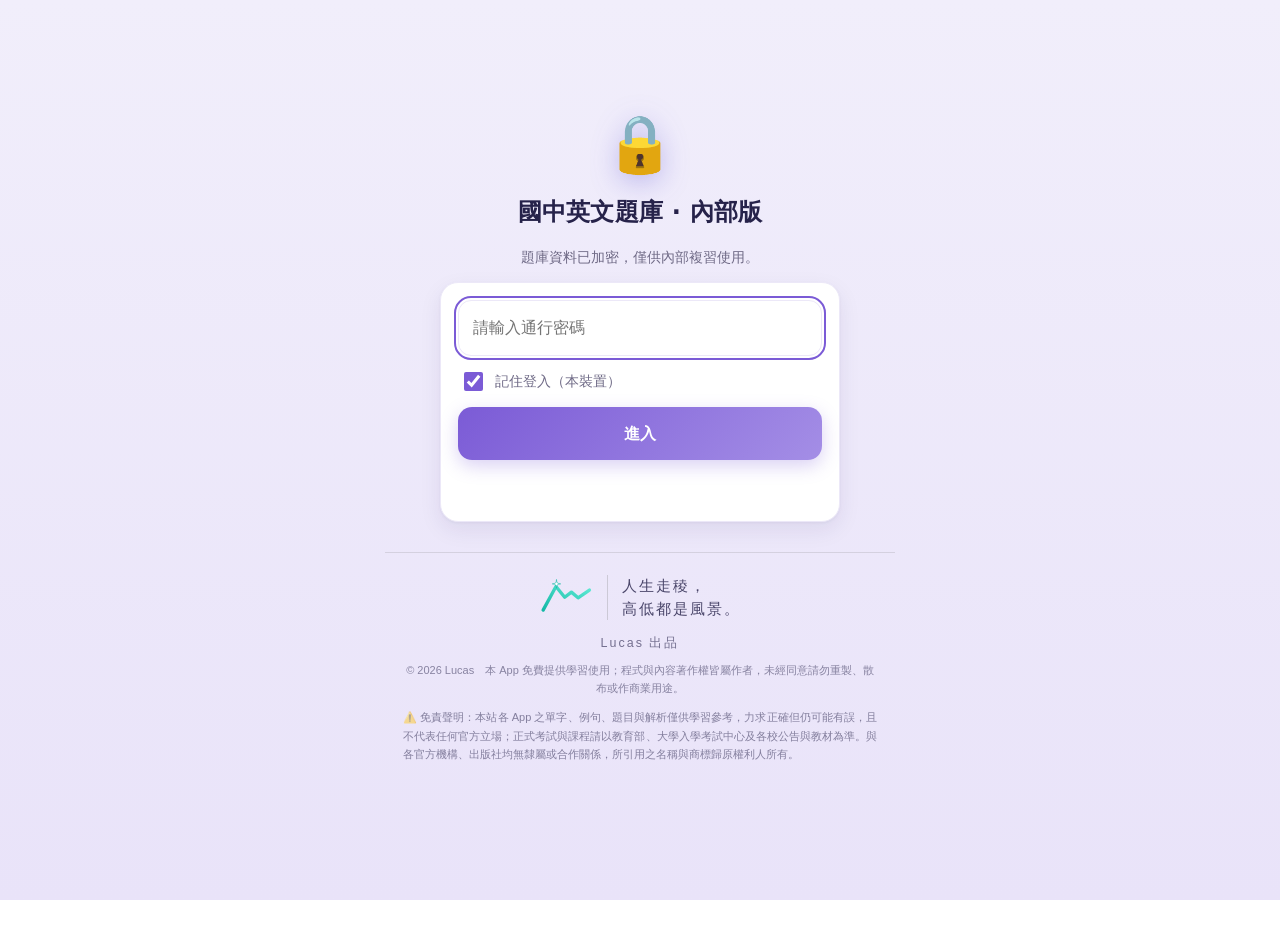
<file: scripts/template.html>
<!doctype html>
<html lang="zh-Hant">
<head>
<meta charset="utf-8">
<meta name="viewport" content="width=device-width,initial-scale=1,viewport-fit=cover">
<meta name="theme-color" content="#7b5bd6">
<meta name="apple-mobile-web-app-capable" content="yes">
<meta name="apple-mobile-web-app-status-bar-style" content="black-translucent">
<meta name="apple-mobile-web-app-title" content="國中英文題庫">
<link rel="manifest" href="manifest.webmanifest">
<link rel="apple-touch-icon" href="apple-touch-icon.png">
<title>國中英文題庫 · 內部版</title>
<style>
:root{
--bg:#f1eefb;--bg2:#e9e3f9;--card:#ffffff;--ink:#26224a;--mut:#6f6a86;--line:#ece8f8;
--brand:#7b5bd6;--brand2:#a48ee6;--accent:#efeafb;
--ok:#0e8f63;--okbg:#e7f7f0;--bad:#d63a50;--badbg:#fdeef0;--warn:#c47a00;
--gold:#e6960f;--goldbg:#fff3dd;
--hero:linear-gradient(135deg,#7b5bd6,#9d86e6);
--r:18px;--r2:14px;--r3:11px;
--sh:0 1px 3px rgba(40,30,90,.05),0 8px 22px rgba(40,30,90,.08);
--shg:0 6px 18px rgba(123,91,214,.28);}
@media(prefers-color-scheme:dark){:root{
--bg:#151228;--bg2:#1a1636;--card:#201b38;--ink:#ece7fb;--mut:#a79fc8;--line:#302a52;
--brand:#b6a2ee;--brand2:#ccbcf5;--accent:#241f42;
--ok:#2dd4a0;--okbg:#12352a;--bad:#ff8a95;--badbg:#3a1e26;--gold:#f5b843;--goldbg:#2e2410;
--hero:linear-gradient(135deg,#7b5bd6,#9d86e6);}}
*{box-sizing:border-box;-webkit-tap-highlight-color:transparent}
html,body{margin:0;background:linear-gradient(180deg,var(--bg),var(--bg2));background-attachment:fixed;
color:var(--ink);font-family:-apple-system,"Segoe UI","Noto Sans TC",system-ui,sans-serif;
line-height:1.6;overscroll-behavior-y:none;-webkit-text-size-adjust:100%}
#app{max-width:540px;margin:0 auto;min-height:100vh;padding:0 15px 104px}
h1,h2,h3,h4{margin:.2em 0;font-weight:800;letter-spacing:.2px}
button{font:inherit;cursor:pointer;border:0;background:none;color:inherit}
:focus-visible{outline:2px solid var(--brand);outline-offset:2px;border-radius:6px}
code{background:var(--accent);padding:1px 6px;border-radius:6px;font-size:.9em}
.card{background:var(--card);border:1px solid var(--line);border-radius:var(--r);box-shadow:var(--sh);padding:17px;margin:13px 0}
.row{background:var(--card);border:1px solid var(--line);border-radius:var(--r2);padding:15px 16px;margin:11px 0;
box-shadow:var(--sh);display:flex;align-items:center;gap:13px;width:100%;text-align:left;transition:transform .12s}
.row:active{transform:scale(.985)}
.row .ava{width:44px;height:44px;border-radius:13px;display:grid;place-items:center;font-size:22px;flex:none;background:var(--accent);color:var(--brand)}
.row .t{font-weight:800;font-size:16px}
.row .s{font-size:13px;color:var(--mut);margin-top:1px}
.row .chev{margin-left:auto;color:var(--mut);font-size:22px;flex:none}
.pill{display:inline-block;font-size:12px;padding:2px 9px;border-radius:999px;background:var(--accent);color:var(--brand);font-weight:700;vertical-align:middle}
.btn{display:inline-flex;align-items:center;justify-content:center;gap:8px;background:linear-gradient(135deg,var(--brand),var(--brand2));
color:#fff;padding:14px 18px;border-radius:14px;font-weight:800;width:100%;box-shadow:var(--shg);transition:transform .12s;min-height:48px}
.btn:active{transform:scale(.98)}
.btn.ghost{background:none;color:var(--brand);border:1.5px solid var(--brand);box-shadow:none}
.btn.sm{width:auto;padding:11px 16px;font-size:14px;border-radius:11px;min-height:44px}
.iconbtn{min-width:44px;min-height:44px;display:grid;place-items:center;border-radius:11px;font-size:20px;color:var(--mut)}
.top{position:sticky;top:0;background:var(--hero);color:#fff;padding:14px 15px;padding-top:calc(13px + env(safe-area-inset-top));margin:0 -15px 12px;border-radius:0 0 18px 18px;z-index:20;display:flex;align-items:center;gap:6px;box-shadow:0 5px 16px rgba(123,91,214,.24);text-shadow:0 1px 2px rgba(0,0,0,.12)}
.top .back{font-size:26px;color:#fff}
.top h2{font-size:20px;flex:1;min-width:0;overflow:hidden;text-overflow:ellipsis;white-space:nowrap;color:#fff}
.top .back:focus-visible{outline-color:#fff}
.tabbar{position:fixed;left:0;right:0;bottom:0;background:var(--card);border-top:1px solid var(--line);display:flex;z-index:30;padding-bottom:env(safe-area-inset-bottom)}
.tabbar button{flex:1;padding:9px 0 7px;font-size:11px;color:var(--mut);display:flex;flex-direction:column;align-items:center;gap:3px;font-weight:700;min-height:52px}
.tabbar button .ic{font-size:21px;line-height:1;transition:transform .15s}
.tabbar button.on{color:var(--brand)}
.tabbar button.on .ic{transform:translateY(-1px) scale(1.12)}
.opt{display:block;width:100%;text-align:left;border:1.5px solid var(--line);background:var(--card);border-radius:14px;
padding:14px 15px;margin:10px 0;font-size:15.5px;transition:transform .1s,border-color .1s;min-height:52px}
.opt:active{transform:scale(.99)}
.opt.ok{border-color:var(--ok);background:var(--okbg)}
.opt.bad{border-color:var(--bad);background:var(--badbg)}
.opt .k{display:inline-grid;place-items:center;width:26px;height:26px;border-radius:8px;background:var(--accent);color:var(--brand);font-weight:800;margin-right:10px;font-size:13px;vertical-align:middle}
.opt.ok .k{background:var(--ok);color:#fff;animation:pop .3s}.opt.bad .k{background:var(--bad);color:#fff}
@keyframes pop{0%{transform:scale(.7)}60%{transform:scale(1.18)}100%{transform:scale(1)}}
.stem{font-size:17.5px;font-weight:700;margin:4px 0 15px;white-space:pre-wrap;line-height:1.6}
.exp{background:var(--accent);border:1px solid var(--line);border-radius:13px;padding:12px 14px;margin-top:13px;font-size:14.5px;white-space:pre-wrap}
.psg{background:var(--accent);border:1px solid var(--line);border-radius:13px;padding:14px 16px;margin:11px 0;font-size:15.5px;white-space:pre-wrap;line-height:1.9}
.wd{cursor:pointer;border-bottom:1px dashed color-mix(in srgb,var(--gold) 60%,transparent);border-radius:2px;transition:background .1s}
.wd:active{background:color-mix(in srgb,var(--gold) 40%,transparent)}
.wd.saved{background:color-mix(in srgb,var(--gold) 26%,transparent);border-bottom-style:solid}
.muted{color:var(--mut)}.center{text-align:center}
.prog{height:8px;background:var(--line);border-radius:99px;overflow:hidden;margin:7px 0}
.prog>i{display:block;height:100%;background:linear-gradient(90deg,var(--brand),var(--brand2));border-radius:99px;transition:width .5s}
input[type=password],input[type=text]{width:100%;padding:14px;border-radius:13px;border:1.5px solid var(--line);background:var(--card);color:var(--ink);font:inherit}
.gate{max-width:400px;margin:0 auto;padding-top:11vh}
.lockbadge{font-size:56px;text-align:center;filter:drop-shadow(0 6px 14px rgba(67,56,202,.3))}
label.ck{display:flex;align-items:center;gap:9px;font-size:14px;color:var(--mut);margin:13px 2px}
label.ck input{width:19px;height:19px;accent-color:var(--brand)}
.note h4{margin:15px 0 4px;font-size:15.5px;color:var(--brand)}
.note ul{margin:6px 0;padding-left:20px}.note li{margin:3px 0}
.eg{font-style:italic;color:var(--mut);margin:3px 0;padding-left:10px;border-left:2px solid var(--line)}
.toast{position:fixed;left:50%;bottom:84px;transform:translateX(-50%) translateY(8px);background:#232842;color:#fff;
padding:10px 17px;border-radius:99px;font-size:14px;z-index:70;opacity:0;transition:.25s;pointer-events:none;box-shadow:0 8px 24px rgba(0,0,0,.3);max-width:88%}
.toast.on{opacity:.97;transform:translateX(-50%) translateY(0)}
.hero{background:var(--hero);color:#fff;border-radius:22px;padding:20px;margin:14px 0 6px;box-shadow:var(--shg);position:relative;overflow:hidden;text-shadow:0 1px 2px rgba(0,0,0,.18)}
.hero::after{content:"";position:absolute;right:-30px;top:-30px;width:140px;height:140px;border-radius:50%;background:rgba(255,255,255,.13)}
.hero .hi{font-size:14px;opacity:.95}.hero .big{font-size:23px;font-weight:800;margin:2px 0 12px}
.hero .streak{display:inline-flex;align-items:center;gap:5px;background:rgba(255,255,255,.22);padding:5px 12px;border-radius:99px;font-weight:800;font-size:14px}
.ring{--p:0;width:76px;height:76px;border-radius:50%;flex:none;background:conic-gradient(#fff calc(var(--p)*1%),rgba(255,255,255,.28) 0);display:grid;place-items:center}
.ring>i{width:58px;height:58px;border-radius:50%;background:#4f46e5;display:grid;place-items:center;font-weight:800;font-size:14px;font-style:normal;line-height:1.1;text-align:center;text-shadow:none}
.tiles{display:grid;grid-template-columns:repeat(3,1fr);gap:10px;margin:12px 0}
.tile{background:var(--card);border:1px solid var(--line);border-radius:15px;padding:13px 8px;text-align:center;box-shadow:var(--sh)}
.tile .n{font-size:22px;font-weight:800;color:var(--brand)}.tile .l{font-size:12px;color:var(--mut);margin-top:1px}
.seg{display:flex;background:var(--accent);border-radius:12px;padding:4px;gap:4px;margin:12px 0}
.seg button{flex:1;padding:10px;border-radius:9px;font-size:13.5px;font-weight:700;color:var(--mut);min-height:44px}
.seg button.on{background:var(--card);color:var(--brand);box-shadow:var(--sh)}
.bars{display:flex;align-items:flex-end;gap:6px;height:80px;margin:12px 4px 4px}
.bars .b{flex:1;display:flex;flex-direction:column;align-items:center;gap:5px;height:100%;justify-content:flex-end}
.bars .b .bar{width:70%;max-width:26px;background:linear-gradient(180deg,var(--brand2),var(--brand));border-radius:6px 6px 3px 3px;min-height:3px;transition:height .5s}
.bars .b.today .bar{background:linear-gradient(180deg,var(--gold),#c47a00)}
.bars .b small{font-size:10px;color:var(--mut)}
.flash{min-height:200px;display:flex;flex-direction:column;align-items:center;justify-content:center;text-align:center;padding:24px 18px;cursor:pointer;width:100%}
.flash .word{font-size:34px;font-weight:800}
.badge{display:inline-flex;align-items:center;gap:6px;background:var(--accent);border-radius:12px;padding:8px 12px;font-size:13px;font-weight:700;margin:5px 6px 0 0}
.sechead{font-size:13px;font-weight:800;color:var(--mut);margin:18px 4px 6px;letter-spacing:.5px}
.empty{text-align:center;color:var(--mut);margin-top:44px;font-size:14.5px;line-height:1.9}
.empty .ic{font-size:40px}
.fab{position:fixed;right:calc(15px + env(safe-area-inset-right));bottom:calc(90px + env(safe-area-inset-bottom));
background:var(--gold);color:#3a2a00;border-radius:99px;padding:12px 16px;font-weight:800;font-size:13.5px;box-shadow:0 6px 18px rgba(230,150,15,.45);z-index:25;display:none;align-items:center;gap:6px;min-height:44px}
.sheet{position:fixed;inset:0;z-index:80;display:none;align-items:flex-end;justify-content:center;background:rgba(15,18,32,.4)}
.sheet.on{display:flex}
.sheet .box{background:var(--card);width:100%;max-width:540px;border-radius:22px 22px 0 0;padding:20px 18px calc(20px + env(safe-area-inset-bottom));box-shadow:0 -8px 30px rgba(0,0,0,.2);animation:up .2s}
@keyframes up{from{transform:translateY(30px)}to{transform:translateY(0)}}
.sheet .w{font-size:26px;font-weight:800}.sheet .pos{color:var(--mut);font-size:13px;margin-left:6px}
.sheet .zh{font-size:17px;margin:6px 0 2px}
</style>
</head>
<body>
<div id="app"></div>
<button class="fab" id="fab" aria-label="生字複習"></button>
<div class="sheet" id="sheet"><div class="box" id="sheetbox"></div></div>
<div class="tabbar" id="tabbar" style="display:none"></div>
<div class="toast" id="toast" role="status"></div>
<script>/*__DATA__*/</script>
<script>
"use strict";
/* ===== 解密（密碼=AES-256-GCM 金鑰） ===== */
function b64buf(s){var b=atob(s),u=new Uint8Array(b.length);for(var i=0;i<b.length;i++)u[i]=b.charCodeAt(i);return u;}
async function deriveKey(pw,saltB64,iter){var km=await crypto.subtle.importKey('raw',new TextEncoder().encode(pw),'PBKDF2',false,['deriveKey']);
  return crypto.subtle.deriveKey({name:'PBKDF2',salt:b64buf(saltB64),iterations:iter,hash:'SHA-256'},km,{name:'AES-GCM',length:256},false,['decrypt']);}
async function decryptData(pw){var E=window.ENC,key=await deriveKey(pw,E.salt,E.iter);
  var pt=await crypto.subtle.decrypt({name:'AES-GCM',iv:b64buf(E.iv)},key,b64buf(E.ct));return JSON.parse(new TextDecoder().decode(pt));}

/* ===== 狀態 ===== */
var DB=null,LS=localStorage,SK='gkq_v2';
function load(){try{return JSON.parse(LS.getItem(SK))||{}}catch(e){return{}}}
function save(){try{LS.setItem(SK,JSON.stringify(S))}catch(e){toast('儲存空間已滿，部分進度可能未存')}}
var S=load();
S.wrong=S.wrong||{};S.done=S.done||{};S.read=S.read||{};S.stat=S.stat||{ans:0,ok:0};
S.vocab=S.vocab||{};S.days=S.days||{};S.streak=S.streak||0;S.lastDay=S.lastDay||'';
S.first=S.first||{};S.us=S.us||{};S.goal=S.goal||20;
/* 忍者修行：跨App共用經驗錢包(同網域，灌進火影修行計畫) */
const NINJA_APP='jeng';
window.Ninja=window.Ninja||(function(){var K='ninja_xp_v1';function L(){try{return JSON.parse(localStorage.getItem(K))||{}}catch(e){return{}}}function G(){var w=L();w.xp=w.xp||0;w.bySrc=w.bySrc||{};w.correct=w.correct||0;w.units=w.units||0;w.jutsu=w.jutsu||[];w.seen=w.seen||{};return w}function P(w){w.ts=Date.now();try{localStorage.setItem(K,JSON.stringify(w))}catch(e){}}return{get:G,gain:function(n,a,o){o=o||{};var w=G();w.xp+=n;w.bySrc[a]=(w.bySrc[a]||0)+n;w.correct+=(o.correct||0);w.units+=(o.unit||0);P(w);return w},backfill:function(a,x,o){var w=G();if(w.seen[a])return w;o=o||{};w.xp+=x;w.bySrc[a]=(w.bySrc[a]||0)+x;w.correct+=(o.correct||0);w.units+=(o.unit||0);w.seen[a]=1;P(w);return w}}})();
(function(){try{Ninja.backfill(NINJA_APP,(S.stat.ok||0)*10,{correct:S.stat.ok||0});}catch(e){}})();
var app=document.getElementById('app'),tabbar=document.getElementById('tabbar'),fab=document.getElementById('fab'),
    sheet=document.getElementById('sheet'),sheetbox=document.getElementById('sheetbox');
function esc(t){return(t==null?'':''+t).replace(/[&<>]/g,c=>({'&':'&amp;','<':'&lt;','>':'&gt;'}[c]))}
function escAttr(t){return(t==null?'':''+t).replace(/[&<>"']/g,c=>({'&':'&amp;','<':'&lt;','>':'&gt;','"':'&quot;',"'":'&#39;'}[c]))}
function toast(t){var e=document.getElementById('toast');e.textContent=t;e.classList.add('on');clearTimeout(e._t);e._t=setTimeout(()=>e.classList.remove('on'),1700)}
function speak(t){try{var u=new SpeechSynthesisUtterance(t);u.lang='en-US';u.rate=.9;speechSynthesis.cancel();speechSynthesis.speak(u)}catch(e){}}
function pctOf(a,b){return b?Math.round(a/b*100):0}
function today(){var d=new Date();return d.getFullYear()+'-'+('0'+(d.getMonth()+1)).slice(-2)+'-'+('0'+d.getDate()).slice(-2)}
function dstr(off){var d=new Date(Date.now()+off*864e5);return d.getFullYear()+'-'+('0'+(d.getMonth()+1)).slice(-2)+'-'+('0'+d.getDate()).slice(-2)}
function recordDay(){var t=today();if(S.lastDay!==t){S.streak=(S.lastDay===dstr(-1))?S.streak+1:1;S.lastDay=t}S.days[t]=(S.days[t]||0)+1}

/* ===== 生字：點字彈窗（顯示中文，不誤加） ===== */
function dictOf(w){return (DB.dict&&DB.dict[w])||null}
function openWord(w,disp){var d=dictOf(w),inbook=!!S.vocab[w];
  sheetbox.innerHTML='<div><span class="w">'+esc(disp||w)+'</span>'+(d&&d.pos?'<span class="pos">'+esc(d.pos)+'</span>':'')+'</div>'
    +'<div class="zh">'+(d&&d.zh?esc(d.zh):'<span class="muted">（小字典無此字，可自行加入後補中文）</span>')+'</div>'
    +'<div style="display:flex;gap:10px;margin-top:14px">'
    +'<button class="btn ghost sm" style="flex:1" data-speak="'+escAttr(disp||w)+'" aria-label="發音">🔊 發音</button>'
    +'<button class="btn sm" style="flex:1" data-addv="'+escAttr(w)+'" data-vd="'+escAttr(disp||w)+'">'+(inbook?'✓ 已在生字本':'⭐ 加入生字本')+'</button></div>';
  sheet.classList.add('on');
}
function closeSheet(){sheet.classList.remove('on')}
sheet.addEventListener('click',e=>{if(e.target===sheet)closeSheet()});
function addVocab(word,disp){if(!word)return;var v=S.vocab[word];
  if(v){v.n=(v.n||1)+1}else{var d=dictOf(word);S.vocab[word]={n:1,disp:disp||word,zh:(d&&d.zh)||'',reps:0}}
  save();toast('已加入生字本：'+(disp||word)+' ⭐');refreshFab();
  document.querySelectorAll('.wd[data-w="'+word+'"]').forEach(el=>el.classList.add('saved'));closeSheet();}
/* 事件委派：點字、發音、加入、刪除 */
document.addEventListener('click',function(e){
  var wd=e.target.closest('.wd');if(wd){e.preventDefault();openWord(wd.dataset.w,wd.dataset.d);return;}
  var sp=e.target.closest('[data-speak]');if(sp){e.preventDefault();speak(sp.dataset.speak);return;}
  var av=e.target.closest('[data-addv]');if(av){e.preventDefault();addVocab(av.dataset.addv,av.dataset.vd);return;}
  var dl=e.target.closest('[data-del]');if(dl){e.preventDefault();delVocab(dl.dataset.del);return;}
},false);
document.addEventListener('keydown',function(e){var wd=e.target.closest&&e.target.closest('.wd');
  if(wd&&(e.key==='Enter'||e.key===' ')){e.preventDefault();openWord(wd.dataset.w,wd.dataset.d);}});

/* ===== 分詞（在「原始文字」上處理，安全 esc） ===== */
function wrapWords(raw){raw=raw==null?'':''+raw;var re=/[A-Za-z][A-Za-z'’-]{2,}/g,out='',last=0,m;
  while((m=re.exec(raw))){out+=esc(raw.slice(last,m.index));var w=m[0],key=w.toLowerCase().replace(/[^a-z]/g,'');
    out+='<span class="wd'+(S.vocab[key]?' saved':'')+'" role="button" tabindex="0" data-w="'+escAttr(key)+'" data-d="'+escAttr(w)+'">'+esc(w)+'</span>';
    last=m.index+w.length;}
  out+=esc(raw.slice(last));return out;}

/* ===== 導覽 ===== */
function go(v){nav.push(view.cur);view.cur=v;paint()}
function back(){view.cur=nav.length?nav.pop():null;paint()}
function setTab(t){if(view.tab!==t)nav=[];view.tab=t;view.cur=null;paint()}
var view={tab:'home',cur:null},nav=[];
function cats(){return view.tab==='reading'?DB.reading:DB.grammar}
function findSeries(k){return DB.grammar.concat(DB.reading).find(c=>c.key===k)}
function catOf(k){return DB.grammar.some(c=>c.key===k)?'grammar':'reading'}
function topBar(title,showBack){return '<div class="top">'+(showBack?'<button class="back iconbtn" id="bk" aria-label="返回">‹</button>':'')+'<h2>'+esc(title)+'</h2></div>'}
function bindBack(){var b=document.getElementById('bk');if(b)b.onclick=back}
function catStats(list){var t=0,d=0;list.forEach(c=>c.units.forEach(u=>u.qids.forEach(id=>{t++;if(S.done[id])d++})));return[d,t]}
function seriesDone(c){var t=0,d=0;c.units.forEach(u=>u.qids.forEach(id=>{t++;if(S.done[id])d++}));return[d,t]}

/* ===== 弱點診斷 ===== */
function weakUnits(){var arr=[];for(var key in S.us){var u=S.us[key];if(u.a>=4){arr.push({key:key,acc:u.o/u.a,a:u.a,kn:u.kn,un:u.un,k:u.k,uk:u.uk,tab:u.tab})}}
  arr.sort((x,y)=>x.acc-y.acc);return arr.filter(x=>x.acc<0.8).slice(0,3);}
function weeklyReport(){var g=catStats(DB.grammar),r=catStats(DB.reading),wk=0;
  for(var i=0;i<7;i++)wk+=S.days[dstr(-i)]||0;
  var weak=weakUnits().map(x=>x.un+' '+Math.round(x.acc*100)+'%').join('、')||'—';
  return['📊 國中英文題庫 · 學習週報 ('+today()+')',
    '🔥 連續 '+S.streak+' 天 ｜ 近 7 天練 '+wk+' 題',
    '✅ 首答正確率 '+pctOf(S.stat.ok,S.stat.ans)+'%（首答 '+S.stat.ans+' 題）',
    '📗 文法 '+g[0]+'/'+g[1]+' 題 ｜ 📘 閱讀 '+r[0]+'/'+r[1]+' 題',
    '🎯 最需加強：'+weak,
    '⭐ 生字本 '+Object.keys(S.vocab).length+' 個 ｜ 錯題待複習 '+Object.keys(S.wrong).length+' 題'].join('\n');}

/* ===== 首頁儀表板 ===== */
function dashView(){
  var g=catStats(DB.grammar),r=catStats(DB.reading),done=g[0]+r[0],total=g[1]+r[1];
  var acc=pctOf(S.stat.ok,S.stat.ans),todayN=S.days[today()]||0,goalPct=Math.min(100,pctOf(todayN,S.goal));
  var wrongTot=Object.keys(S.wrong).length,dueN=dueWrong().length,vocabN=Object.keys(S.vocab).filter(w=>(S.vocab[w].reps||0)<2).length;
  var hr=new Date().getHours(),hi=hr<11?'早安 ☀️':hr<18?'午安 👋':'晚安 🌙';
  var html='<div class="hero"><div class="hi">'+hi+'，今天也一起加油！</div><div class="big">國中英文題庫</div>'
    +'<div style="display:flex;align-items:center;gap:16px">'
    +'<div class="ring" style="--p:'+goalPct+'"><i>今日<br>'+todayN+'/'+S.goal+'</i></div>'
    +'<div style="flex:1"><span class="streak">🔥 連續 '+S.streak+' 天</span>'
    +'<div style="margin-top:8px;font-size:13.5px">'+(todayN>=S.goal?'今日目標達成！🎉':'今天再練 '+(S.goal-todayN)+' 題達標')+'</div>'
    +'<div style="margin-top:3px;font-size:12.5px;opacity:.9">累計已練 '+done+' / '+total+' 題</div></div></div></div>';
  html+='<div class="tiles"><div class="tile"><div class="n">'+acc+'%</div><div class="l">首答正確率</div></div>'
    +'<div class="tile"><div class="n">'+pctOf(done,total)+'%</div><div class="l">題庫完成度</div></div>'
    +'<div class="tile"><div class="n">'+S.stat.ans+'</div><div class="l">首答題數</div></div></div>';
  // 弱點診斷
  var weak=weakUnits();
  if(weak.length){html+='<div class="sechead">🎯 最需要加強</div>';
    weak.forEach(w=>{html+='<button class="row" data-nav="quiz" data-k="'+escAttr(w.k)+'" data-uk="'+escAttr(w.uk)+'">'
      +'<div class="ava" style="background:var(--badbg);color:var(--bad)">'+Math.round(w.acc*100)+'%</div>'
      +'<div style="flex:1"><div class="t">'+esc(w.un||w.kn)+'</div><div class="s">'+esc(w.kn)+' · 首答對 '+Math.round(w.acc*w.a)+'/'+w.a+'</div></div><span class="chev">練 ›</span></button>';});}
  // 今天的複習
  if(wrongTot||vocabN){html+='<div class="sechead">📌 今天的複習</div>';
    if(wrongTot)html+='<button class="row" data-tab="review"><div class="ava">📝</div><div><div class="t">錯題本'+(dueN?' · 今日到期 '+dueN:'')+'</div><div class="s">共 '+wrongTot+' 題 · 間隔複習、隔天再答對才畢業</div></div><span class="chev">›</span></button>';
    if(vocabN)html+='<button class="row" data-vocab="1"><div class="ava">⭐</div><div><div class="t">生字本</div><div class="s">'+vocabN+' 個生字待熟練 · 翻卡複習</div></div><span class="chev">›</span></button>';}
  // 每週趨勢
  html+='<div class="sechead">📅 最近 7 天</div><div class="card" style="padding:12px 14px"><div class="bars">';
  var maxN=1;for(var i=6;i>=0;i--)maxN=Math.max(maxN,S.days[dstr(-i)]||0);
  var wk=['日','一','二','三','四','五','六'];
  for(var i=6;i>=0;i--){var ds=dstr(-i),n=S.days[ds]||0,h=Math.round(n/maxN*100);
    html+='<div class="b'+(i===0?' today':'')+'"><div class="bar" style="height:'+(n?Math.max(6,h):0)+'%"></div><small>'+(n||'')+'</small><small>'+wk[new Date(Date.now()-i*864e5).getDay()]+'</small></div>';}
  html+='</div></div>';
  html+='<div class="sechead">開始練習</div>';
  html+='<button class="row" data-tab="grammar"><div class="ava">📗</div><div style="flex:1"><div class="t">文法 · '+g[1]+' 題</div><div class="prog"><i style="width:'+pctOf(g[0],g[1])+'%"></i></div></div><span class="chev">›</span></button>';
  html+='<button class="row" data-tab="reading"><div class="ava">📘</div><div style="flex:1"><div class="t">閱讀 · '+r[1]+' 題</div><div class="prog"><i style="width:'+pctOf(r[0],r[1])+'%"></i></div></div><span class="chev">›</span></button>';
  html+='<button class="row" data-mock="1"><div class="ava">⏱️</div><div><div class="t">計時模擬測驗</div><div class="s">整卷計時作答、最後統一檢討錯在哪</div></div><span class="chev">›</span></button>';
  app.innerHTML=html;
  app.querySelectorAll('[data-tab]').forEach(b=>b.onclick=()=>setTab(b.dataset.tab));
  app.querySelectorAll('[data-vocab]').forEach(b=>b.onclick=()=>startVocab());
  app.querySelectorAll('[data-mock]').forEach(b=>b.onclick=()=>go({t:'mockcfg'}));
  app.querySelectorAll('[data-nav="quiz"]').forEach(b=>b.onclick=()=>startQuiz(b.dataset.k,b.dataset.uk,'all'));
}

/* ===== 書系 / 單元 ===== */
function homeList(){var cs=cats(),isG=view.tab==='grammar';
  var html=topBar(isG?'文法題庫':'閱讀題庫',false)+'<div class="muted" style="font-size:13px;margin:0 4px 6px">選書系 → 主題單元 → 開始練習</div>';
  cs.forEach(c=>{var[d,n]=seriesDone(c);
    html+='<button class="row" data-k="'+escAttr(c.key)+'" data-go="series"><div class="ava">'+(isG?'📗':'📘')+'</div>'
    +'<div style="flex:1"><div class="t">'+esc(c.name)+'</div><div class="s">'+c.units.length+' 單元 · '+n+' 題 · 已練 '+d+'</div>'
    +'<div class="prog"><i style="width:'+pctOf(d,n)+'%"></i></div></div><span class="chev">›</span></button>';});
  app.innerHTML=html;bindBack();bindRows();}
function bindRows(){app.querySelectorAll('[data-go="series"]').forEach(b=>b.onclick=()=>go({t:'series',k:b.dataset.k}));
  app.querySelectorAll('[data-go]').forEach(b=>{if(b.dataset.go!=='series')b.onclick=()=>go({t:b.dataset.go,k:b.dataset.k,u:b.dataset.u});});}
function accBadge(k,uk){var u=S.us[catOf(k)+'|'+k+'|'+uk];if(u&&u.a>=3)return '<span class="pill" style="'+(u.o/u.a<0.6?'color:var(--bad);background:var(--badbg)':u.o/u.a>=0.85?'color:var(--ok);background:var(--okbg)':'')+'">正確 '+Math.round(u.o/u.a*100)+'%</span>';return ''}
function seriesView(k){var c=findSeries(k),isG=catOf(k)==='grammar';
  var html=topBar(c.name,true);
  c.units.forEach(u=>{var d=u.qids.filter(id=>S.done[id]).length,pct=pctOf(d,u.qids.length);
    var note=(isG&&DB.notes[u.key])?' · 📖講義':'';
    html+='<button class="row" data-go="unit" data-k="'+escAttr(k)+'" data-u="'+escAttr(u.key)+'"><div class="ava">'+(pct===100?'✅':(isG?'✏️':'📄'))+'</div>'
    +'<div style="flex:1"><div class="t">'+esc(u.name)+' '+accBadge(k,u.key)+'</div><div class="s">'+u.qids.length+' 題 · 已練 '+d+note+'</div>'
    +'<div class="prog"><i style="width:'+pct+'%"></i></div></div><span class="chev">›</span></button>';});
  app.innerHTML=html;bindBack();bindRows();}
var READ_TIPS={'文章':['先讀題目、再回文章找答案','首句與末句常藏主旨','生字用上下文猜意思'],
  '記敘文章':['留意人事時地與事件順序','情緒與轉折處常出考點','用上下文猜生字'],
  '書信':['先看寄件人、收件人與目的','注意時間、地點與邀約細節','禮貌與請求句型常考'],
  '對話':['先抓兩人關係與情境','問句與回應要能對得起來','語氣詞透露態度'],
  '圖表':['先看標題、座標與單位','比較大小、順序與趨勢','數字直接對到選項'],
  '告示通知':['找時間、地點、對象、規則','注意例外與但書','標題常點出主題'],
  '海報通知':['找活動、時間、地點、費用','注意報名或限制條件','大字通常是重點'],
  '時式篇':['讀整句判斷時態與時間詞','注意動詞形式一致','前後邏輯連接詞是線索'],
  '文意篇':['先掌握整段大意再填空','詞性與搭配詞要合','連接詞看語意轉折'],
  '題組模擬考':['先易後難、不會先跳過','控制時間、別卡單題','檢查有沒有漏答'],
  '單題':['看清楚題目問什麼','刪去明顯錯誤選項','不確定先標記再回頭']};
function unitView(k,uk){var c=findSeries(k),u=c.units.find(x=>x.key===uk),isG=catOf(k)==='grammar';
  var html=topBar(u.name,true);var note=isG?DB.notes[uk]:null;
  if(note)html+='<button class="row" data-go="note" data-k="'+escAttr(k)+'" data-u="'+escAttr(uk)+'"><div class="ava">📖</div><div><div class="t">觀念講義'+(S.read[uk]?' ✓':'')+'</div><div class="s">先讀觀念、規則與常見錯誤</div></div><span class="chev">›</span></button>';
  if(!isG&&u.passages&&u.passages.length)html+='<button class="row" data-go="psg" data-k="'+escAttr(k)+'" data-u="'+escAttr(uk)+'"><div class="ava">📄</div><div><div class="t">閱讀文本</div><div class="s">'+u.passages.length+' 篇 · 點生字看中文</div></div><span class="chev">›</span></button>';
  if(!isG&&READ_TIPS[u.name])html+='<div class="card" style="padding:13px 15px"><b style="font-size:14.5px">📖 '+esc(u.name)+' 解題策略</b><ul style="margin:7px 0 0;padding-left:20px;font-size:14px;color:var(--mut)">'+READ_TIPS[u.name].map(t=>'<li>'+esc(t)+'</li>').join('')+'</ul></div>';
  var d=u.qids.filter(id=>S.done[id]).length;
  // 難易度分布與篩選
  var dc={1:0,2:0,3:0};u.qids.forEach(id=>dc[qDiff(id)]=(dc[qDiff(id)]||0)+1);
  var dsel=view.udiff||'all';
  html+='<div class="card center"><div style="font-size:15px;font-weight:700;margin-bottom:3px">'+u.qids.length+' 題 · 已練 '+d+' '+accBadge(k,uk)+'</div>'
    +'<div class="prog" style="margin:8px 0 12px"><i style="width:'+pctOf(d,u.qids.length)+'%"></i></div>'
    +'<div class="seg" id="dseg">'+[['all','全部'],['1','★ 基礎 '+dc[1]],['2','★★ 中等 '+dc[2]],['3','★★★ 挑戰 '+dc[3]]].map(x=>'<button data-df="'+x[0]+'" class="'+(dsel===x[0]?'on':'')+'">'+x[1]+'</button>').join('')+'</div>'
    +'<button class="btn" id="qa">開始練習（由易到難）</button><button class="btn ghost sm" id="qu" style="width:100%;margin-top:10px">只練沒做過的</button></div>';
  app.innerHTML=html;bindBack();bindRows();
  app.querySelectorAll('#dseg button').forEach(b=>b.onclick=()=>{view.udiff=b.dataset.df;unitView(k,uk);});
  document.getElementById('qa').onclick=()=>startQuiz(k,uk,'all',dsel);
  document.getElementById('qu').onclick=()=>startQuiz(k,uk,'undone',dsel);}
function noteView(uk){var n=DB.notes[uk];S.read[uk]=1;save();
  var html=topBar('觀念講義',true)+'<div class="card note">';
  if(n.summary)html+='<p>'+wrapWords(n.summary)+'</p>';
  (n.sections||[]).forEach(s=>{html+='<h4>'+esc(s.h||'')+'</h4>';if(s.body)html+='<p>'+wrapWords(s.body)+'</p>';(s.examples||[]).forEach(e=>html+='<div class="eg">'+wrapWords(e)+'</div>');});
  if(n.mistakes&&n.mistakes.length){html+='<h4>⚠️ 常見錯誤</h4><ul>';n.mistakes.forEach(x=>html+='<li>'+wrapWords(x)+'</li>');html+='</ul>';}
  if(n.tip)html+='<h4>💡 小撇步</h4><p>'+wrapWords(n.tip)+'</p>';
  html+='</div>';app.innerHTML=html;bindBack();}
function psgView(k,uk){var c=findSeries(k),u=c.units.find(x=>x.key===uk);
  var html=topBar('閱讀文本 · 點生字看中文',true);
  (u.passages||[]).forEach((pid,i)=>{var p=DB.P[pid];if(!p)return;
    html+='<div class="card"><div class="s muted" style="margin-bottom:4px">短文 '+(i+1)+(p.genre?' · '+esc(p.genre):'')+'</div><div class="psg">'+wrapWords(p.text)+'</div></div>';});
  if(!(u.passages||[]).length)html+='<p class="empty">（本單元無獨立文本）</p>';
  app.innerHTML=html;bindBack();}

/* ===== 測驗 ===== */
var quiz=null;
function qDiff(id){return +(DB.Q[id].diff||2)}
function startQuiz(k,uk,mode,diff){var c=findSeries(k),u=c.units.find(x=>x.key===uk);if(!u){toast('找不到單元');return}
  var ids=u.qids.slice();if(mode==='undone')ids=ids.filter(id=>!S.done[id]);
  if(diff&&diff!=='all')ids=ids.filter(id=>qDiff(id)===+diff);
  ids.sort((a,b)=>qDiff(a)-qDiff(b)); // 由易到難
  if(!ids.length){toast('沒有符合的題目');return}
  quiz={ids:ids,i:0,k:k,uk:uk,kn:c.name,un:u.name,tab:catOf(k),ok:0,src:'unit'};view.cur=null;go({t:'quiz'});}
function dueWrong(){var t=today();return Object.keys(S.wrong).filter(id=>{var w=S.wrong[id];return !w.due||w.due<=t})}
function startWrong(list,title){if(!list.length){toast('沒有待複習');return}quiz={ids:list.slice(),i:0,un:title,ok:0,src:'wrong'};go({t:'quiz'});}
function quizView(){if(quiz.i>=quiz.ids.length)return scoreView();
  var q=DB.Q[quiz.ids[quiz.i]];
  var html=topBar((quiz.un||'複習')+'  '+(quiz.i+1)+'/'+quiz.ids.length,true);
  html+='<div class="prog"><i style="width:'+pctOf(quiz.i,quiz.ids.length)+'%"></i></div><div class="card">';
  if(q.pid&&DB.P[q.pid])html+='<div class="psg">'+wrapWords(DB.P[q.pid].text)+'</div>';
  html+='<div class="stem">'+wrapWords(q.stem)+'</div><div id="opts">';
  q.options.forEach((o,i)=>{html+='<button class="opt" data-pick="'+i+'"><span class="k">'+'ABCD'[i]+'</span>'+esc(o)+'</button>';});
  html+='</div><div id="fb"></div></div>';
  app.innerHTML=html;bindBack();
  document.querySelectorAll('#opts .opt').forEach(el=>el.onclick=()=>answer(+el.dataset.pick));}
function answer(pick){var q=DB.Q[quiz.ids[quiz.i]],correct=q.answer,right=pick===correct;
  document.querySelectorAll('#opts .opt').forEach((el,i)=>{el.onclick=null;if(i===correct)el.classList.add('ok');else if(i===pick)el.classList.add('bad');});
  recordDay();
  var firstTime=!S.first[q.id];
  if(firstTime){S.first[q.id]=1;S.stat.ans++;if(right){S.stat.ok++;Ninja.gain(10,NINJA_APP,{correct:1});}
    if(quiz.src==='unit'){var uk=quiz.tab+'|'+quiz.k+'|'+quiz.uk,us=S.us[uk]||{a:0,o:0};us.a++;if(right)us.o++;
      us.kn=quiz.kn;us.un=quiz.un;us.tab=quiz.tab;us.k=quiz.k;us.uk=quiz.uk;S.us[uk]=us;}}
  if(right){S.done[q.id]=1;
    if(S.wrong[q.id]){var w=S.wrong[q.id];w.days=w.days||[];var t=today();if(w.days.indexOf(t)<0)w.days.push(t);
      var IV=[1,3,7];w.ivl=Math.min((w.ivl||0)+1,IV.length-1);w.due=dstr(IV[w.ivl]); // 間隔加長
      if(w.days.length>=2)delete S.wrong[q.id];}} // 需跨兩日答對才畢業
  else{var w=S.wrong[q.id]||{days:[]};
    if(quiz.src==='unit'){w.tab=quiz.tab;w.k=quiz.k;w.uk=quiz.uk;w.kn=quiz.kn;w.un=quiz.un;}
    w.times=(w.times||0)+1;w.ivl=0;w.due=dstr(1);S.wrong[q.id]=w;} // 明天到期複習
  if(right)quiz.ok++;save();refreshFab();
  var fb=document.getElementById('fb');
  fb.innerHTML='<div class="exp"><b style="color:'+(right?'var(--ok)':'var(--bad)')+'">'+(right?'✅ 答對了！':'❌ 答錯，正解 '+'ABCD'[correct])+'</b>'
    +(q.exp?'<br>'+wrapWords(q.exp):'<br><span class="muted">（本題暫無詳解，可點題幹生字查中文）</span>')+'</div>'
    +'<button class="btn" style="margin-top:12px" id="nx">'+(quiz.i+1>=quiz.ids.length?'看結果':'下一題 →')+'</button>';
  document.getElementById('nx').onclick=()=>{quiz.i++;paint()};
  if(fb.scrollIntoView)fb.scrollIntoView({behavior:'smooth',block:'nearest'});}
function scoreView(){var n=quiz.ids.length,pct=pctOf(quiz.ok,n);
  var html=topBar('練習結果',false)+'<div class="card center"><div style="font-size:50px">'+(pct>=80?'🎉':pct>=50?'👍':'💪')+'</div>'
    +'<h2>'+quiz.ok+' / '+n+' 題答對</h2><div class="prog" style="margin:14px 0"><i style="width:'+pct+'%"></i></div>';
  html+='<button class="btn" id="s1">'+(quiz.src==='unit'?'回單元':'回複習')+'</button>';
  html+='<button class="btn ghost sm" id="s2" style="width:100%;margin-top:10px">回首頁</button></div>';
  app.innerHTML=html;
  document.getElementById('s1').onclick=()=>{quiz.src==='unit'?back():setTab('review')};
  document.getElementById('s2').onclick=()=>setTab('home');}

/* ===== 複習：錯題本 + 生字本 ===== */
function reviewView(){var html=topBar('複習中心',false);
  var wids=Object.keys(S.wrong),vids=Object.keys(S.vocab);
  html+='<div class="seg"><button id="sw" class="on">📝 錯題本 '+wids.length+'</button><button id="sv">⭐ 生字本 '+vids.length+'</button></div><div id="rvbody"></div>';
  app.innerHTML=html;
  document.getElementById('sw').onclick=()=>rvSeg('wrong');document.getElementById('sv').onclick=()=>rvSeg('vocab');
  rvSeg(view.rvseg||'wrong');}
function rvSeg(seg){view.rvseg=seg;var sw=document.getElementById('sw'),sv=document.getElementById('sv');if(!sw)return;
  sw.classList.toggle('on',seg==='wrong');sv.classList.toggle('on',seg==='vocab');
  var body=document.getElementById('rvbody');body.innerHTML=seg==='wrong'?wrongBody():vocabBody();
  if(seg==='wrong')body.querySelectorAll('[data-wl]').forEach(b=>b.onclick=()=>startWrong(JSON.parse(b.dataset.wl),b.dataset.wn));}
function wrongBody(){var wids=Object.keys(S.wrong);
  if(!wids.length)return '<div class="empty"><div class="ic">🎈</div>目前沒有錯題<br>答錯的題會收進這裡，標明出處，<br>並要「隔天再答對」才畢業。</div>';
  var g={};wids.forEach(id=>{var w=S.wrong[id],tab=w.tab||'other',kn=w.kn||'其他',un=w.un||'';g[tab]=g[tab]||{};g[tab][kn]=g[tab][kn]||{};(g[tab][kn][un]=g[tab][kn][un]||[]).push(id);});
  var due=dueWrong();
  var html='';
  if(due.length)html+='<button class="btn" data-wl="'+escAttr(JSON.stringify(due))+'" data-wn="今日待複習" style="margin:4px 0 6px">⏰ 今日待複習（'+due.length+'）</button>';
  html+='<button class="btn '+(due.length?'ghost':'')+'" data-wl="'+escAttr(JSON.stringify(wids))+'" data-wn="全部錯題" style="margin:4px 0 6px">全部一起複習（'+wids.length+'）</button>';
  var tn={grammar:'📗 文法',reading:'📘 閱讀',other:'其他'};
  Object.keys(g).forEach(tab=>{html+='<div class="sechead">'+(tn[tab]||tab)+'</div>';
    Object.keys(g[tab]).forEach(kn=>{var units=g[tab][kn],all=[];Object.keys(units).forEach(un=>all.push(...units[un]));
      html+='<div class="card" style="padding:13px 15px"><div style="display:flex;align-items:center;gap:8px"><b style="flex:1">'+esc(kn)+'</b><span class="pill">'+all.length+' 題</span>'
        +'<button class="btn sm" data-wl="'+escAttr(JSON.stringify(all))+'" data-wn="'+escAttr(kn)+'">複習</button></div>';
      Object.keys(units).forEach(un=>{if(un)html+='<div class="s muted" style="margin-top:5px">· '+esc(un)+'（'+units[un].length+'）</div>';});
      html+='</div>';});});
  return html;}
function vocabBody(){var vids=Object.keys(S.vocab);
  if(!vids.length)return '<div class="empty"><div class="ic">⭐</div>生字本是空的<br>在文本／題目／講義裡點不會的英文字，<br>會跳出中文解釋，可加入這裡翻卡複習。</div>';
  var due=vids.filter(w=>(S.vocab[w].reps||0)<2);
  var html='<button class="btn" id="vgo" style="margin:4px 0 8px">開始翻卡複習（'+due.length+' 個待熟練）</button>';
  vids.forEach(w=>{var v=S.vocab[w],ok=(v.reps||0)>=2;
    html+='<div class="row" style="cursor:default"><button class="ava iconbtn" data-speak="'+escAttr(v.disp||w)+'" style="cursor:pointer" aria-label="發音">🔊</button>'
      +'<div style="flex:1"><div class="t">'+esc(v.disp||w)+(ok?' <span class="pill" style="color:var(--ok);background:var(--okbg)">已熟</span>':'')+'</div>'
      +(v.zh?'<div class="s">'+esc(v.zh)+'</div>':'<div class="s muted">（尚無中文，翻卡可補）</div>')+'</div>'
      +'<button class="iconbtn" data-del="'+escAttr(w)+'" aria-label="刪除生字">✕</button></div>';});
  return html;}
function delVocab(w){delete S.vocab[w];save();refreshFab();if(view.tab==='review')rvSeg('vocab');}
var vq=null;
function startVocab(){var due=Object.keys(S.vocab).filter(w=>(S.vocab[w].reps||0)<2);
  if(!due.length){toast('生字都熟練了 🎉');return}vq={list:due,i:0,flip:false};view.tab='review';nav=[];go({t:'vocabcard'});}
function vocabCardView(){
  if(vq.i>=vq.list.length){app.innerHTML=topBar('生字複習',false)+'<div class="card center"><div style="font-size:48px">🎉</div><h2>這輪複習完成！</h2><button class="btn" id="vd">回複習</button></div>';document.getElementById('vd').onclick=()=>setTab('review');return;}
  var w=vq.list[vq.i],v=S.vocab[w];
  var html=topBar('生字翻卡  '+(vq.i+1)+'/'+vq.list.length,true);
  html+='<button class="card flash" id="flip"><div class="word">'+esc(v.disp||w)+'</div>'
    +'<span class="btn ghost sm" style="width:auto;margin-top:12px" data-speak="'+escAttr(v.disp||w)+'">🔊 發音</span>';
  if(vq.flip){html+='<div style="margin-top:16px;width:100%;text-align:left">'
    +'<div class="zh" style="font-size:19px;font-weight:700">'+(v.zh?esc(v.zh):'<span class="muted">（小字典無，可自行輸入）</span>')+'</div>'
    +'<input type="text" id="zh" placeholder="補充/修改中文（選填）" value="'+escAttr(v.zh||'')+'" style="margin-top:10px"></div>';}
  else html+='<div class="muted" style="margin-top:14px;font-size:13px">點卡片看中文意思</div>';
  html+='</button>';
  if(vq.flip)html+='<div style="display:flex;gap:10px"><button class="btn ghost" id="r0">再看一次</button><button class="btn" id="r1">✓ 認識</button></div>';
  app.innerHTML=html;bindBack();
  document.getElementById('flip').onclick=e=>{if(e.target.closest('[data-speak]'))return;vqFlip()};
  if(vq.flip){document.getElementById('r0').onclick=()=>vqRate(0);document.getElementById('r1').onclick=()=>vqRate(1);}}
function readZh(){var zh=document.getElementById('zh');if(zh){var w=vq.list[vq.i];S.vocab[w].zh=zh.value.trim()}}
function vqFlip(){readZh();vq.flip=true;paint()}
function vqRate(ok){readZh();var w=vq.list[vq.i],v=S.vocab[w];v.reps=ok?(v.reps||0)+1:0;save();vq.i++;vq.flip=false;paint();refreshFab()}

/* ===== 模擬計時測驗 ===== */
var mock=null,mockTimer=null;
function poolIds(scope){var out=[];var src=scope==='grammar'?DB.grammar:scope==='reading'?DB.reading:DB.grammar.concat(DB.reading);
  src.forEach(c=>c.units.forEach(u=>u.qids.forEach(id=>out.push(id))));return out;}
function sample(arr,n){var a=arr.slice(),r=[];for(var i=0;i<n&&a.length;i++){var j=(i*2654435761+a.length*97+7)%a.length;r.push(a.splice(j,1)[0]);}return r;}
function mockCfgView(){var html=topBar('模擬測驗設定',true);
  var sc=view.mscope||'mixed',nn=view.mn||20;
  html+='<div class="card"><h3>範圍</h3><div class="seg" id="mscope">'+[['grammar','📗 文法'],['reading','📘 閱讀'],['mixed','混合']].map(x=>'<button data-s="'+x[0]+'" class="'+(sc===x[0]?'on':'')+'">'+x[1]+'</button>').join('')+'</div>'
    +'<h3 style="margin-top:14px">題數（每題約 1 分鐘）</h3><div class="seg" id="mn">'+[10,20,30].map(x=>'<button data-n="'+x+'" class="'+(nn===x?'on':'')+'">'+x+' 題</button>').join('')+'</div></div>'
    +'<button class="btn" id="mgo">開始測驗（'+nn+' 題 · 限時 '+nn+' 分）</button>';
  app.innerHTML=html;bindBack();
  app.querySelectorAll('#mscope button').forEach(b=>b.onclick=()=>{view.mscope=b.dataset.s;mockCfgView();});
  app.querySelectorAll('#mn button').forEach(b=>b.onclick=()=>{view.mn=+b.dataset.n;mockCfgView();});
  document.getElementById('mgo').onclick=()=>mockStart(sc,nn);}
function mockStart(scope,n){var ids=sample(poolIds(scope),n);if(ids.length<n)n=ids.length;
  mock={ids:ids,i:0,ans:new Array(ids.length).fill(-1),end:Date.now()+n*60000,scope:scope};
  if(mockTimer)clearInterval(mockTimer);
  mockTimer=setInterval(()=>{var el=document.getElementById('mtimer');
    var left=Math.max(0,Math.round((mock.end-Date.now())/1000));
    if(el)el.textContent=('0'+Math.floor(left/60)).slice(-2)+':'+('0'+(left%60)).slice(-2);
    if(left<=0){clearInterval(mockTimer);mockSubmit();}},1000);
  view.cur=null;go({t:'mock'});}
function mockView(){var q=DB.Q[mock.ids[mock.i]];
  var left=Math.max(0,Math.round((mock.end-Date.now())/1000));
  var html='<div class="top"><button class="back iconbtn" id="bk" aria-label="返回">‹</button><h2>模擬測驗</h2><span id="mtimer" style="font-weight:800;color:'+(left<60?'#ffd7d7':'#fff')+'">'+('0'+Math.floor(left/60)).slice(-2)+':'+('0'+(left%60)).slice(-2)+'</span></div>';
  html+='<div class="prog"><i style="width:'+pctOf(mock.i+1,mock.ids.length)+'%"></i></div>';
  html+='<div class="muted center" style="font-size:13px;margin:4px">第 '+(mock.i+1)+' / '+mock.ids.length+' 題 · 已答 '+mock.ans.filter(x=>x>=0).length+'</div>';
  html+='<div class="card">';
  if(q.pid&&DB.P[q.pid])html+='<div class="psg">'+wrapWords(DB.P[q.pid].text)+'</div>';
  html+='<div class="stem">'+wrapWords(q.stem)+'</div><div id="mopts">';
  q.options.forEach((o,i)=>{html+='<button class="opt'+(mock.ans[mock.i]===i?' ok':'')+'" data-mp="'+i+'"><span class="k">'+'ABCD'[i]+'</span>'+esc(o)+'</button>';});
  html+='</div></div>';
  html+='<div style="display:flex;gap:10px"><button class="btn ghost" id="mprev"'+(mock.i===0?' disabled style="opacity:.4"':'')+'>← 上一題</button>'
    +(mock.i+1>=mock.ids.length?'<button class="btn" id="msub">交卷</button>':'<button class="btn" id="mnext">下一題 →</button>')+'</div>';
  html+='<button class="btn ghost sm" id="msub2" style="width:100%;margin-top:10px">提前交卷</button>';
  app.innerHTML=html;
  document.getElementById('bk').onclick=()=>{if(confirm('離開會結束這次測驗，確定？')){if(mockTimer)clearInterval(mockTimer);back();}};
  app.querySelectorAll('#mopts .opt').forEach(el=>el.onclick=()=>{mock.ans[mock.i]=+el.dataset.mp;
    app.querySelectorAll('#mopts .opt').forEach(x=>x.classList.remove('ok'));el.classList.add('ok');});
  var pv=document.getElementById('mprev');if(pv)pv.onclick=()=>{if(mock.i>0){mock.i--;paint();}};
  var nx=document.getElementById('mnext');if(nx)nx.onclick=()=>{mock.i++;paint();};
  var sb=document.getElementById('msub'),sb2=document.getElementById('msub2');
  if(sb)sb.onclick=mockSubmit; if(sb2)sb2.onclick=()=>{if(confirm('確定交卷？'))mockSubmit();};}
function mockSubmit(){if(mockTimer)clearInterval(mockTimer);
  var ok=0;mock.ids.forEach((id,i)=>{if(mock.ans[i]===DB.Q[id].answer)ok++;});mock.score=ok;
  recordDay();save();view.cur={t:'mockresult'};paint();}
function mockResultView(){var n=mock.ids.length,pct=pctOf(mock.score,n);
  var html=topBar('測驗結果',false)+'<div class="card center"><div style="font-size:50px">'+(pct>=80?'🎉':pct>=50?'👍':'💪')+'</div>'
    +'<h2>'+mock.score+' / '+n+' 題（'+pct+'%）</h2><div class="prog" style="margin:12px 0"><i style="width:'+pct+'%"></i></div>'
    +'<div class="muted" style="font-size:13px">下方可逐題檢討，紅色為答錯</div></div>';
  mock.ids.forEach((id,i)=>{var q=DB.Q[id],my=mock.ans[i],right=my===q.answer;
    html+='<div class="card" style="border-left:4px solid '+(right?'var(--ok)':'var(--bad)')+'"><div class="s muted">第 '+(i+1)+' 題 '+(right?'✅':'❌')+'</div>'
      +(q.pid&&DB.P[q.pid]?'<div class="psg" style="font-size:14px">'+wrapWords(DB.P[q.pid].text)+'</div>':'')
      +'<div style="font-weight:700;margin:6px 0">'+wrapWords(q.stem)+'</div>';
    q.options.forEach((o,j)=>{var mk=j===q.answer?'✔ ':(j===my&&!right?'✘ ':'');
      html+='<div style="font-size:14px;color:'+(j===q.answer?'var(--ok)':(j===my&&!right?'var(--bad)':'var(--mut)'))+'">'+mk+'ABCD'[j]+'. '+esc(o)+'</div>';});
    if(q.exp)html+='<div class="exp" style="margin-top:8px">'+wrapWords(q.exp)+'</div>';
    html+='</div>';});
  html+='<button class="btn" id="mdone">完成</button>';
  app.innerHTML=html;document.getElementById('mdone').onclick=()=>setTab('home');}

/* ===== 生字造句練習（用得出） ===== */
var usq=null;
function reEsc(s){return s.replace(/[.*+?^${}()|[\]\\]/g,'\\$&');}
function usableVocab(){return Object.keys(S.vocab).filter(w=>{var d=DB.dict[w];return d&&d.eg&&new RegExp('\\b'+reEsc(w)+'\\b','i').test(d.eg);});}
function startUsage(){var list=usableVocab();if(list.length<1){toast('目前沒有可造句的生字（需字典有例句）');return}
  usq={list:sample(list,Math.min(10,list.length)),i:0};view.tab='review';nav=[];go({t:'usage'});}
function usageView(){if(usq.i>=usq.list.length){app.innerHTML=topBar('造句練習',false)+'<div class="card center"><div style="font-size:48px">🎉</div><h2>造句練習完成！</h2><button class="btn" id="ud">回複習</button></div>';document.getElementById('ud').onclick=()=>setTab('review');return;}
  var w=usq.list[usq.i],d=DB.dict[w];
  var blanked=d.eg.replace(new RegExp('\\b'+reEsc(w)+'\\b','i'),'______');
  var pool=Object.keys(DB.dict).filter(x=>x!==w&&DB.dict[x].pos===d.pos);if(pool.length<3)pool=Object.keys(DB.dict).filter(x=>x!==w);
  var opts=[w].concat(sample(pool,3));
  // 洗牌（固定式）
  for(var a=opts.length-1;a>0;a--){var b=(a*2654435761+usq.i*131+7)%(a+1);var t=opts[a];opts[a]=opts[b];opts[b]=t;}
  var ans=opts.indexOf(w);
  var html=topBar('生字造句  '+(usq.i+1)+'/'+usq.list.length,true);
  html+='<div class="card"><div class="s muted">選出最適合填入空格的字</div><div class="stem" style="margin:8px 0">'+esc(blanked)+'</div>'
    +'<div class="muted" style="font-size:13px;margin-bottom:8px">'+esc(d.egZh||'')+'</div><div id="uopts">';
  opts.forEach((o,i)=>{html+='<button class="opt" data-u="'+i+'"><span class="k">'+'ABCD'[i]+'</span>'+esc(o)+'</button>';});
  html+='</div><div id="ufb"></div></div>';
  app.innerHTML=html;bindBack();
  app.querySelectorAll('#uopts .opt').forEach(el=>el.onclick=()=>usageAns(+el.dataset.u,ans,w,d));}
function usageAns(pick,ans,w,d){var right=pick===ans;
  app.querySelectorAll('#uopts .opt').forEach((el,i)=>{el.onclick=null;if(i===ans)el.classList.add('ok');else if(i===pick)el.classList.add('bad');});
  recordDay();if(right){var v=S.vocab[w];if(v){v.reps=Math.max(v.reps||0,2);}}save();
  var fb=document.getElementById('ufb');
  fb.innerHTML='<div class="exp"><b style="color:'+(right?'var(--ok)':'var(--bad)')+'">'+(right?'✅ 正確！':'❌ 正解：'+w)+'</b><br>'+esc(d.eg)+'<br><span class="muted">'+esc(d.egZh||'')+'</span></div>'
    +'<button class="btn" style="margin-top:12px" id="unx">'+(usq.i+1>=usq.list.length?'完成':'下一題 →')+'</button>';
  document.getElementById('unx').onclick=()=>{usq.i++;paint();};}

/* ===== 設定 ===== */
function settingsView(){var g=catStats(DB.grammar),r=catStats(DB.reading),done=g[0]+r[0],total=g[1]+r[1];
  var acc=pctOf(S.stat.ok,S.stat.ans);
  var html=topBar('設定 · 統計',false);
  html+='<div class="tiles"><div class="tile"><div class="n">'+done+'</div><div class="l">已練 / '+total+'</div></div>'
    +'<div class="tile"><div class="n">'+acc+'%</div><div class="l">首答正確率</div></div>'
    +'<div class="tile"><div class="n">'+S.streak+'</div><div class="l">連續天數</div></div></div>';
  html+='<div class="card"><h3>🎯 每日目標</h3><div style="display:flex;gap:8px;align-items:center;margin-top:8px">';
  [10,20,30,50].forEach(n=>html+='<button class="btn '+(S.goal===n?'':'ghost')+' sm" data-goal="'+n+'" style="flex:1">'+n+' 題</button>');
  html+='</div></div>';
  html+='<div class="card"><h3>📤 學習週報</h3><p class="muted" style="font-size:13px">產生本週學習摘要，可複製傳給家長／老師。</p><button class="btn ghost sm" id="rpt">產生週報</button><div id="rptbox"></div></div>';
  html+='<div class="card"><h3>🔑 通行密碼</h3><p class="muted" style="font-size:13px">題庫以密碼（PBKDF2 + AES-256-GCM）加密，輸入正確密碼才在本機解密。密碼於建置時設定，更換須重新建置。</p><button class="btn ghost sm" id="lock">登出（清除本機記住的密碼）</button></div>';
  html+='<div class="card"><h3>資料</h3><button class="btn ghost sm" id="clr" style="color:var(--bad);border-color:var(--bad)">清除所有練習進度</button></div>';
  html+='<div class="card" style="font-size:12px;color:var(--mut);line-height:1.7;border-style:dashed">📌 版權聲明：本題庫內容取自翰林等出版社之國中英語教材，著作權屬原出版社所有；資料已加密，僅供教師與學生於內部複習使用，未經授權不得散布或作商業用途。</div>';
  html+='<div class="muted center" style="font-size:12px">國中英文題庫 內部版 · '+total+' 題 · 資料 '+DB.ver+'</div>';
  app.innerHTML=html;
  app.querySelectorAll('[data-goal]').forEach(b=>b.onclick=()=>{S.goal=+b.dataset.goal;save();toast('每日目標設為 '+S.goal+' 題');settingsView();});
  document.getElementById('rpt').onclick=()=>{var txt=weeklyReport();
    document.getElementById('rptbox').innerHTML='<textarea id="rpttxt" readonly style="width:100%;height:150px;margin-top:10px;padding:12px;border-radius:12px;border:1.5px solid var(--line);background:var(--accent);color:var(--ink);font:inherit;white-space:pre">'+esc(txt)+'</textarea><button class="btn sm" id="rptcp" style="width:100%;margin-top:8px">📋 複製週報</button>';
    document.getElementById('rptcp').onclick=()=>{var t=document.getElementById('rpttxt');t.select();
      if(navigator.clipboard)navigator.clipboard.writeText(txt).then(()=>toast('已複製 ✓'),()=>toast('請長按文字複製'));else{try{document.execCommand('copy');toast('已複製 ✓')}catch(e){toast('請長按文字複製')}}};};
  document.getElementById('lock').onclick=()=>{LS.removeItem('gkq_pw');renderGate();};
  document.getElementById('clr').onclick=()=>{if(confirm('確定清除所有練習進度、錯題本與生字本？無法復原。')){S={wrong:{},done:{},read:{},stat:{ans:0,ok:0},vocab:{},days:{},streak:0,lastDay:'',first:{},us:{},goal:S.goal};save();toast('已清除');paint();refreshFab();}};}

/* ===== FAB ===== */
function refreshFab(){var n=Object.keys(S.vocab).filter(w=>(S.vocab[w].reps||0)<2).length;
  var hide=view.tab==='review'||(view.cur&&['vocabcard','usage','mock','mockcfg','mockresult'].indexOf(view.cur.t)>=0);
  if(n&&DB&&!hide){fab.style.display='flex';fab.textContent='⭐ 生字 '+n;fab.onclick=()=>startVocab();}else fab.style.display='none';}

/* ===== 路由 ===== */
function paint(){window.scrollTo(0,0);var v=view.cur;
  if(mockTimer&&!(v&&v.t==='mock')){clearInterval(mockTimer);mockTimer=null;} // 離開模擬卷即停錶
  if(view.tab==='home'&&!v)dashView();
  else if(view.tab==='review'&&!v)reviewView();
  else if(view.tab==='settings'&&!v)settingsView();
  else if(!v)homeList();
  else if(v.t==='series')seriesView(v.k);else if(v.t==='unit')unitView(v.k,v.u);
  else if(v.t==='note')noteView(v.u);else if(v.t==='psg')psgView(v.k,v.u);
  else if(v.t==='quiz')quizView();else if(v.t==='vocabcard')vocabCardView();
  else if(v.t==='mockcfg')mockCfgView();else if(v.t==='mock')mockView();
  else if(v.t==='mockresult')mockResultView();else if(v.t==='usage')usageView();
  syncTab();refreshFab();}
function syncTab(){[...tabbar.children].forEach(b=>b.classList.toggle('on',b.dataset.t===view.tab));}

/* ===== 密碼閘 ===== */
function renderGate(msg){tabbar.style.display='none';fab.style.display='none';
  app.innerHTML='<div class="gate"><div class="lockbadge">🔒</div><h2 class="center">國中英文題庫 · 內部版</h2>'
    +'<p class="center muted" style="font-size:14px">題庫資料已加密，僅供內部複習使用。</p>'
    +'<div class="card"><input type="password" id="pw" placeholder="請輸入通行密碼" autocomplete="off" inputmode="numeric">'
    +'<label class="ck"><input type="checkbox" id="rm" checked>記住登入（本裝置）</label>'
    +'<button class="btn" id="go">進入</button><p class="muted center" id="err" style="font-size:13px;min-height:18px">'+(msg||'')+'</p></div></div>';
  var inp=document.getElementById('pw'),gob=document.getElementById('go');
  async function tryin(){gob.disabled=true;document.getElementById('err').textContent='解密中…';
    try{DB=await decryptData(inp.value);if(document.getElementById('rm').checked)LS.setItem('gkq_pw',inp.value);boot();}
    catch(e){gob.disabled=false;document.getElementById('err').textContent='密碼不正確';inp.select();}}
  gob.onclick=tryin;inp.addEventListener('keydown',e=>{if(e.key==='Enter')tryin()});inp.focus();}
async function autoUnlock(){var pw=LS.getItem('gkq_pw');if(!pw){renderGate();return;}
  try{DB=await decryptData(pw);boot();}catch(e){LS.removeItem('gkq_pw');renderGate();}}
function boot(){tabbar.style.display='flex';
  tabbar.innerHTML=[['home','🏠','首頁'],['grammar','📗','文法'],['reading','📘','閱讀'],['review','📝','複習'],['settings','⚙️','設定']]
    .map(x=>'<button data-t="'+x[0]+'" aria-label="'+x[2]+'"><span class="ic">'+x[1]+'</span>'+x[2]+'</button>').join('');
  [...tabbar.children].forEach(b=>b.onclick=()=>setTab(b.dataset.t));
  view={tab:'home',cur:null};nav=[];paint();}
window.startVocab=startVocab;window.view=view;

if(!('crypto'in window&&crypto.subtle)){app.innerHTML='<div class="gate"><div class="lockbadge">⚠️</div><p class="center">此瀏覽器不支援解密（需 https 或較新瀏覽器）。<br>請用 Chrome/Edge，或透過「啟動手機版.bat」以網址開啟。</p></div>';}
else{autoUnlock();}
if('serviceWorker'in navigator&&location.protocol.startsWith('http'))navigator.serviceWorker.register('sw.js').catch(()=>{});
</script>
<!--RIDGELINE_BRAND_START-->
<footer id="rdgFoot" class="rdg-foot" style="display:none">
  <div class="rdg-lock"><svg class="rdg-mk" width="54" height="39" viewBox="0 0 210 150" aria-hidden="true"><defs><linearGradient id="rdggrad" x1="0" y1="1" x2="1" y2="0"><stop offset="0" stop-color="#14B8A6"/><stop offset="1" stop-color="#5EEAD4"/></linearGradient></defs><polyline points="16,124 66,32 100,74 126,54 152,76 196,46" fill="none" stroke="url(#rdggrad)" stroke-width="13" stroke-linecap="round" stroke-linejoin="round"/><path d="M68 5 C69.2 18.8 70.2 19.8 84 22 C70.2 24.2 69.2 25.2 68 39 C66.8 25.2 65.8 24.2 52 22 C65.8 19.8 66.8 18.8 68 5 Z" fill="#ffffff" stroke="#14B8A6" stroke-width="2.5" stroke-linejoin="round"/></svg><span class="rdg-slg">人生走稜，<br>高低都是風景。</span></div>
  <div class="rdg-by">Lucas 出品</div>
  <div class="rdg-lic">© 2026 Lucas　本 App 免費提供學習使用；程式與內容著作權皆屬作者，未經同意請勿重製、散布或作商業用途。</div>
  <div class="rdg-l3">⚠️ 免責聲明：本站各 App 之單字、例句、題目與解析僅供學習參考，力求正確但仍可能有誤，且不代表任何官方立場；正式考試與課程請以教育部、大學入學考試中心及各校公告與教材為準。與各官方機構、出版社均無隸屬或合作關係，所引用之名稱與商標歸原權利人所有。</div>
</footer>
<style>
.rdg-foot{display:block;box-sizing:border-box;width:100%;clear:both;text-align:center;color:inherit;
  margin-top:30px;padding:22px 18px calc(env(safe-area-inset-bottom,0px) + 74px);
  border-top:1px solid rgba(130,130,130,.22);line-height:1.7;
  font-family:-apple-system,BlinkMacSystemFont,"Segoe UI","Noto Sans TC","PingFang TC","Microsoft JhengHei",sans-serif}
.rdg-foot .rdg-lock{display:inline-flex;align-items:center;justify-content:center;gap:14px;margin-bottom:13px}
.rdg-foot .rdg-mk{flex-shrink:0;display:block;width:54px;height:auto}
.rdg-foot .rdg-slg{border-left:1px solid rgba(130,130,130,.35);padding-left:14px;text-align:left;
  font-size:15px;letter-spacing:2px;line-height:1.5;opacity:.82}
.rdg-foot .rdg-by{font-size:12.5px;letter-spacing:2px;opacity:.6;margin-bottom:6px}
.rdg-foot .rdg-lic{font-size:11px;opacity:.5;max-width:640px;margin:0 auto 10px;line-height:1.7}
.rdg-foot .rdg-l3{font-size:11px;opacity:.52;max-width:640px;margin:0 auto;text-align:justify}
</style>
<script>
(function(){
  function mount(){
    var f=document.getElementById('rdgFoot'); if(!f) return;
    // 找最合適的捲動容器：優先文件流的 #app，其次頁面最大的內部捲動區，最後 body
    var app=document.getElementById('app');
    var target=null;
    if(app){ var s=getComputedStyle(app); if(s.overflowY==='visible'||s.overflowY==='') target=app; }
    if(!target){
      var best=null,area=0,els=document.body.getElementsByTagName('*');
      for(var i=0;i<els.length;i++){ var el=els[i];
        if(el===f||el.contains(f)) continue;
        var st=getComputedStyle(el);
        if(st.overflowY==='auto'||st.overflowY==='scroll'){
          var r=el.getBoundingClientRect();
          if(r.height>200&&r.width>140&&r.top<innerHeight&&r.bottom>0){
            var a=r.width*r.height; if(a>area){area=a;best=el;}
          }
        }
      }
      target=best||app||document.body;
    }
    try{ target.appendChild(f); }catch(e){ document.body.appendChild(f); }
    f.style.display='block';
  }
  if(document.readyState==='complete') setTimeout(mount,300);
  else window.addEventListener('load',function(){setTimeout(mount,300);});
})();
</script>


<!--RIDGELINE_BRAND_END-->
<!--RIDGELINE_INSTALL_START-->
<div class="rdg-install" id="rdgInstall" style="display:none">
  <button type="button" id="rdgInstallBtn">📲 安裝到桌面</button>
</div>
<div id="rdgIos"><div class="rdg-ios-box">
  <div style="font-size:34px">📲</div>
  <div style="font-weight:800;font-size:17px;margin:6px 0 4px">安裝到手機桌面</div>
  <div style="font-size:13.5px;color:#666;line-height:1.7">
    在 Safari 點下方的<b> 分享 </b><span style="font-size:16px">⬆️</span>，
    往下找到並點<b>「加入主畫面」</b>，就能像一般 App 一樣從桌面開啟（可離線使用）。
  </div>
  <button type="button" id="rdgIosClose">知道了</button>
</div></div>
<style>
.rdg-install{margin:0 auto 14px;max-width:340px;text-align:center}
.rdg-install.rdg-fixed{position:fixed;left:50%;bottom:calc(env(safe-area-inset-bottom,0px) + 72px);
  transform:translateX(-50%);z-index:99980;margin:0;width:auto}
.rdg-install button{width:100%;border:0;border-radius:13px;padding:12px 20px;font-size:15px;font-weight:800;
  cursor:pointer;background:linear-gradient(135deg,#14B8A6,#0d9488);color:#fff;
  box-shadow:0 8px 20px rgba(20,184,166,.34);font-family:inherit;letter-spacing:1px}
.rdg-install button:active{transform:translateY(1px)}
#rdgIos{position:fixed;inset:0;z-index:100000;display:none;align-items:center;justify-content:center;
  background:rgba(6,8,10,.6);-webkit-backdrop-filter:blur(4px);backdrop-filter:blur(4px);padding:22px}
#rdgIos.open{display:flex}
.rdg-ios-box{background:#fff;color:#222;max-width:330px;width:100%;border-radius:18px;padding:24px 22px 18px;
  text-align:center;box-shadow:0 22px 60px rgba(0,0,0,.4);
  font-family:-apple-system,BlinkMacSystemFont,"Segoe UI","Noto Sans TC","PingFang TC","Microsoft JhengHei",sans-serif}
.rdg-ios-box #rdgIosClose{margin-top:16px;width:100%;border:0;border-radius:12px;padding:11px;font-size:14.5px;
  font-weight:700;background:#14B8A6;color:#fff;cursor:pointer}
</style>
<script>
(function(){
  var wrap=document.getElementById('rdgInstall'),btn=document.getElementById('rdgInstallBtn'),
      ios=document.getElementById('rdgIos'),iosClose=document.getElementById('rdgIosClose');
  if(!wrap||!btn)return;
  var dp=null,want=false;
  var standalone=(window.matchMedia&&matchMedia('(display-mode:standalone)').matches)||navigator.standalone===true;
  var isIOS=/iphone|ipad|ipod/i.test(navigator.userAgent)||(navigator.platform==='MacIntel'&&navigator.maxTouchPoints>1);
  function mount(){
    var f=document.getElementById('rdgFoot');
    if(f){ if(wrap.parentNode!==f) f.insertBefore(wrap,f.firstChild); wrap.classList.remove('rdg-fixed'); }
    else { if(wrap.parentNode!==document.body) document.body.appendChild(wrap); wrap.classList.add('rdg-fixed'); }
  }
  function refresh(){
    if(standalone){wrap.style.display='none';return;}
    if(want){ mount(); wrap.style.display='block'; }
  }
  window.addEventListener('beforeinstallprompt',function(e){e.preventDefault();dp=e;want=true;refresh();});
  window.addEventListener('appinstalled',function(){want=false;wrap.style.display='none';dp=null;});
  btn.addEventListener('click',function(){
    if(dp){
      dp.prompt();
      var c=dp.userChoice; dp=null; want=false;
      function hide(){wrap.style.display='none';}
      if(c&&c.then){c.then(hide,hide);} else {hide();}
    } else if(ios){ ios.classList.add('open'); }
  });
  iosClose&&iosClose.addEventListener('click',function(){ios.classList.remove('open');});
  ios&&ios.addEventListener('click',function(e){if(e.target===ios)ios.classList.remove('open');});
  if(isIOS){ want=true; }               // iOS 無 beforeinstallprompt → 直接給按鈕＋引導
  function later(){ setTimeout(refresh,700); }
  if(document.readyState==='complete') later(); else window.addEventListener('load',later);
})();
</script>

<script>/*ENG_SYNC_MODULE_V2*/
window.__ENG_APP="junior-qbank";window.__ENG_LABEL="國中英文題庫";
window.__ENG_SUMMARY=function(){
  var S={}; try{S=JSON.parse(localStorage.getItem('gkq_v2')||'{}')}catch(e){}
  var done=Object.keys(S.done||{}).length;
  var wa=Object.keys(S.wrong||{}).length;
  var stat=S.stat||{};
  var acc = stat.ans? Math.round((stat.ok||0)/stat.ans*100) : null;
  return {pct: acc, pctLabel:'總正確率',
    streak: S.streak||0,
    metrics:[{k:'答對題數',v:done},{k:'累積作答',v:stat.ans||0},{k:'待清錯題',v:wa}]};
};
(function(){
  var APP=window.__ENG_APP||'app', LABEL=window.__ENG_LABEL||document.title;
  var K={url:'eng_sync_url',key:'eng_sync_key',child:'eng_child'};
  function G(k){ try{return localStorage.getItem(k)||''}catch(e){return ''} }
  function cfg(){ return {url:G(K.url), key:G(K.key), child:G(K.child)}; }
  function ready(){ var c=cfg(); return !!(c.url&&c.child); }
  try{
    var m=(location.hash||'').match(/sync=(.+)$/);
    if(m){
      var p=m[1].split('~').map(function(s){try{return decodeURIComponent(s)}catch(e){return s}});
      if(p[0]) localStorage.setItem(K.url,p[0].replace(/\/+$/,''));
      if(p[1]) localStorage.setItem(K.key,p[1]);
      if(p[2]) localStorage.setItem(K.child,p[2]);
      try{history.replaceState(null,'',location.pathname+location.search)}catch(e){}
      setTimeout(function(){ alert('✅ 家長後台已設定：這台是「'+(p[2]||'')+'」的裝置，之後所有英語 App 都會自動回報進度。'); },300);
    }
  }catch(e){}
  function report(){ try{ return window.__ENG_SUMMARY()||{}; }catch(e){ return {}; } }
  var t=null;
  function push(beacon){
    var c=cfg(); if(!c.url||!c.child) return;
    var r=report();
    var body=JSON.stringify({child:c.child, app:APP, label:LABEL, key:c.key, ts:Date.now(),
      pct:(r.pct===undefined?null:r.pct), pctLabel:r.pctLabel||'進度',
      streak:(r.streak===undefined?null:r.streak), metrics:r.metrics||[]});
    var url=c.url+'/report';
    try{
      if(beacon && navigator.sendBeacon){ navigator.sendBeacon(url, new Blob([body],{type:'text/plain'})); return; }
      fetch(url,{method:'POST',headers:{'Content-Type':'text/plain'},body:body,keepalive:true})
        .then(function(){setDot(true)}).catch(function(){setDot(false)});
    }catch(e){}
  }
  function schedule(){ if(!ready()) return; if(t) clearTimeout(t); t=setTimeout(function(){push(false)},6000); }
  try{
    var _si=Storage.prototype.setItem;
    Storage.prototype.setItem=function(k,v){
      var r=_si.apply(this,arguments);
      try{ var s=String(k); if(s!=='eng_sync_url'&&s!=='eng_sync_key'&&s!=='eng_child') schedule(); }catch(e){}
      return r;
    };
  }catch(e){}
  window.addEventListener('pagehide',function(){ if(ready()) push(true); });
  document.addEventListener('visibilitychange',function(){ if(document.visibilityState==='hidden'&&ready()) push(true); });
  function setDot(ok){ var d=document.getElementById('engSyncDot'); if(d) d.style.background=ok?'#2eb872':'#e8504f'; }
  window.engSyncNow=function(){ push(false); };
  window.engSync={push:push,cfg:cfg,report:report};
  setTimeout(function(){
    if(!ready()) return;
    if(document.getElementById('engSyncBadge')) return;
    var c=cfg();
    var b=document.createElement('div'); b.id='engSyncBadge';
    b.style.cssText='position:fixed;left:8px;bottom:calc(var(--nav-h,60px) + env(safe-area-inset-bottom) + 8px);z-index:60;background:rgba(0,0,0,.6);color:#fff;font-size:11px;padding:3px 9px;border-radius:999px;display:flex;align-items:center;gap:5px;cursor:pointer';
    b.innerHTML='<span id="engSyncDot" style="width:8px;height:8px;border-radius:50%;background:#2eb872;display:inline-block"></span>☁️ '+c.child;
    b.title='點我立即同步'; b.onclick=function(){ engSyncNow(); };
    document.body.appendChild(b);
    push(false);
  }, 900);
})();
</script>

<!--RIDGELINE_INSTALL_END-->

</body>
</html>
</file>
